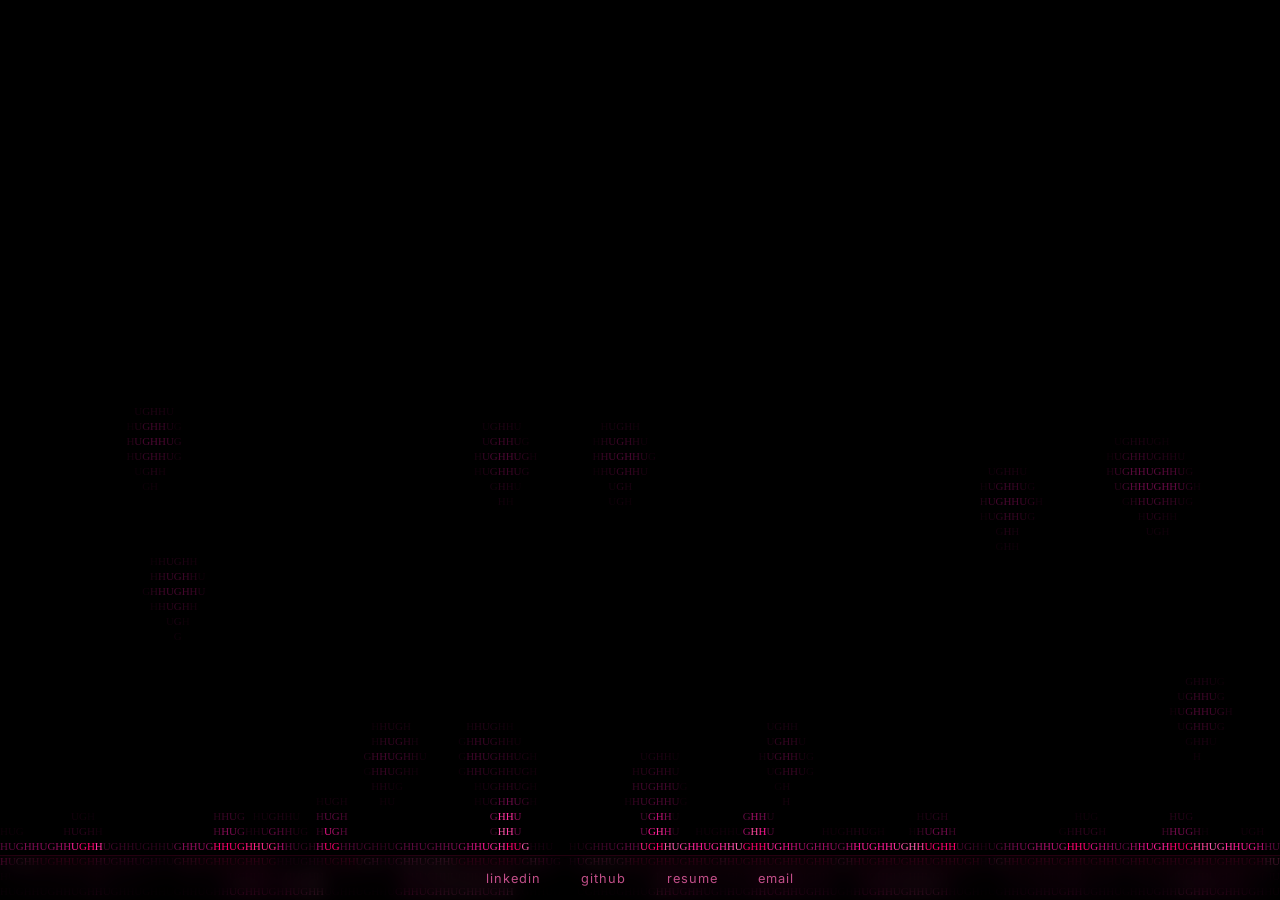
<file: index.html>
<!DOCTYPE html>
<html lang="en">
<head>
  <meta charset="UTF-8">
  <meta name="viewport" content="width=device-width, initial-scale=1.0">
  <meta name="description" content="Hugh O'Shaughnessy — CS student at UW-Madison. Software engineer.">
  <meta property="og:title" content="Hugh O'Shaughnessy">
  <meta property="og:description" content="CS student at UW-Madison. Software engineer.">
  <meta property="og:type" content="website">
  <meta property="og:url" content="https://hughman.contact">
  <meta name="theme-color" content="#000000">
  <title>Hugh O'Shaughnessy</title>
  <style>
    *, *::before, *::after { margin: 0; padding: 0; box-sizing: border-box; }
    html, body { width: 100%; height: 100%; overflow: hidden; background: #000; }
    canvas { display: block; position: fixed; inset: 0; }

    nav {
      position: fixed;
      bottom: 0; left: 0; right: 0;
      z-index: 10;
      display: flex;
      justify-content: center;
      align-items: center;
      gap: 2.5rem;
      padding: 0.9rem 2rem;
      background: rgba(0,0,0,0.55);
      backdrop-filter: blur(10px);
      -webkit-backdrop-filter: blur(10px);
      border-top: 1px solid rgba(255,0,110,0.12);
    }
    nav a {
      color: #ff69b4;
      text-decoration: none;
      font-family: 'Inter', system-ui, -apple-system, sans-serif;
      font-size: 0.8rem;
      font-weight: 400;
      letter-spacing: 0.08em;
      opacity: 0.75;
      transition: opacity 0.15s, color 0.15s;
    }
    nav a:hover { opacity: 1; color: #ff006e; }

    noscript {
      position: fixed; inset: 0;
      display: flex; flex-direction: column;
      align-items: center; justify-content: center;
      color: #ff69b4;
      font-family: system-ui, sans-serif;
      text-align: center; gap: 1.2rem;
      background: #000;
    }
    noscript h1 { font-size: 2rem; color: #ff006e; }
    noscript p { opacity: 0.75; }
    noscript a { color: #ff69b4; }
  </style>
  <link rel="preconnect" href="https://fonts.googleapis.com">
  <link href="https://fonts.googleapis.com/css2?family=Inter:wght@400;500&display=swap" rel="stylesheet">
</head>
<body>
  <canvas id="c"></canvas>

  <nav>
    <a href="https://www.linkedin.com/in/hugh-o-shaughnessy-a440b2231" target="_blank" rel="noopener noreferrer">linkedin</a>
    <a href="https://github.com/hughosh" target="_blank" rel="noopener noreferrer">github</a>
    <a href="resume.html">resume</a>
    <a href="mailto:hughoshaugh@gmail.com">email</a>
  </nav>

  <noscript>
    <h1>Hugh O'Shaughnessy</h1>
    <p>Senior CS @ UW–Madison</p>
    <p>
      <a href="https://www.linkedin.com/in/hugh-o-shaughnessy-a440b2231">linkedin</a> ·
      <a href="https://github.com/hughosh">github</a> ·
      <a href="resume.html">resume</a> ·
      <a href="mailto:hughoshaugh@gmail.com">email</a>
    </p>
  </noscript>

  <script>
  // ── Fluid Smoke ASCII — hughman.contact ──

  const WORD = ['H','U','G','H'];

  // Pink palette: index 0 = deepest/dimmest, 4 = brightest
  const PALETTE = [
    [150, 10, 90],    // near-invisible deep magenta
    [199, 21, 133],   // #c71585 medium violet red
    [255, 20, 147],   // #ff1493 deep pink
    [255, 105, 180],  // #ff69b4 hot pink
    [255, 0, 110],    // #ff006e vivid pink
  ];

  function densityColor(d) {
    // clamp to [0, 1.4], map to palette + alpha
    const norm = Math.min(d, 1.4) / 1.4;
    if (norm < 0.04) return null;

    const t = norm * (PALETTE.length - 1);
    const lo = Math.floor(t) | 0;
    const hi = Math.min(lo + 1, PALETTE.length - 1);
    const f = t - lo;
    const a = PALETTE[lo], b = PALETTE[hi];
    const r = (a[0] + (b[0] - a[0]) * f) | 0;
    const g = (a[1] + (b[1] - a[1]) * f) | 0;
    const v = (a[2] + (b[2] - a[2]) * f) | 0;
    // alpha: rapid ramp-up so smoke is opaque quickly, then stays bright
    const alpha = Math.min(1, norm * 2.0);
    return [r, g, v, alpha];
  }

  // ── Stable Fluids (Jos Stam 1999) ──
  class Fluid {
    constructor(cols, rows) {
      this.C = cols; this.R = rows;
      const n = cols * rows;
      this.dens  = new Float32Array(n);
      this.dens0 = new Float32Array(n);
      this.vx    = new Float32Array(n);
      this.vy    = new Float32Array(n);
      this.vx0   = new Float32Array(n);
      this.vy0   = new Float32Array(n);
      this.p     = new Float32Array(n); // pressure scratch
      this.div   = new Float32Array(n);
      this.visc  = 0.000025;
      this.diff  = 0.00003;
      this.dt    = 0.016;
    }

    ix(x, y) {
      return (Math.max(0, Math.min(this.C - 1, x | 0))) +
             (Math.max(0, Math.min(this.R - 1, y | 0))) * this.C;
    }

    addDensity(x, y, amt) { this.dens[this.ix(x, y)] += amt; }
    addVel(x, y, ax, ay)  { const i = this.ix(x, y); this.vx[i] += ax; this.vy[i] += ay; }

    setBound(b, arr) {
      const { C, R } = this;
      for (let i = 1; i < C - 1; i++) {
        arr[i + 0 * C]       = b === 2 ? -arr[i + 1 * C]       : arr[i + 1 * C];
        arr[i + (R-1) * C]   = b === 2 ? -arr[i + (R-2) * C]   : arr[i + (R-2) * C];
      }
      for (let j = 1; j < R - 1; j++) {
        arr[0 + j * C]       = b === 1 ? -arr[1 + j * C]       : arr[1 + j * C];
        arr[(C-1) + j * C]   = b === 1 ? -arr[(C-2) + j * C]   : arr[(C-2) + j * C];
      }
      arr[0 + 0 * C]         = 0.5 * (arr[1 + 0*C] + arr[0 + 1*C]);
      arr[(C-1) + 0*C]       = 0.5 * (arr[(C-2) + 0*C] + arr[(C-1) + 1*C]);
      arr[0 + (R-1)*C]       = 0.5 * (arr[1 + (R-1)*C] + arr[0 + (R-2)*C]);
      arr[(C-1) + (R-1)*C]   = 0.5 * (arr[(C-2) + (R-1)*C] + arr[(C-1) + (R-2)*C]);
    }

    diffuse(b, x, x0, coef, iter) {
      const { C, R, dt } = this;
      const a = dt * coef * (C - 2) * (R - 2);
      const inv = 1 / (1 + 4 * a);
      for (let k = 0; k < iter; k++) {
        for (let j = 1; j < R - 1; j++) {
          for (let i = 1; i < C - 1; i++) {
            x[i + j*C] = (x0[i + j*C] + a*(
              x[(i-1)+j*C] + x[(i+1)+j*C] + x[i+(j-1)*C] + x[i+(j+1)*C]
            )) * inv;
          }
        }
        this.setBound(b, x);
      }
    }

    advect(b, d, d0, u, v) {
      const { C, R, dt } = this;
      const dtx = dt * (C - 2), dty = dt * (R - 2);
      for (let j = 1; j < R - 1; j++) {
        for (let i = 1; i < C - 1; i++) {
          const idx = i + j * C;
          let x = i - dtx * u[idx];
          let y = j - dty * v[idx];
          x = Math.max(0.5, Math.min(C - 1.5, x));
          y = Math.max(0.5, Math.min(R - 1.5, y));
          const i0 = x | 0, i1 = i0 + 1;
          const j0 = y | 0, j1 = j0 + 1;
          const s1 = x - i0, s0 = 1 - s1;
          const t1 = y - j0, t0 = 1 - t1;
          d[idx] = s0*(t0*d0[i0+j0*C] + t1*d0[i0+j1*C]) +
                   s1*(t0*d0[i1+j0*C] + t1*d0[i1+j1*C]);
        }
      }
      this.setBound(b, d);
    }

    project(u, v, p, div, iter) {
      const { C, R } = this;
      const hx = 1.0 / C, hy = 1.0 / R;
      for (let j = 1; j < R - 1; j++) {
        for (let i = 1; i < C - 1; i++) {
          div[i+j*C] = -0.5*(hx*(u[(i+1)+j*C]-u[(i-1)+j*C]) + hy*(v[i+(j+1)*C]-v[i+(j-1)*C]));
          p[i+j*C] = 0;
        }
      }
      this.setBound(0, div); this.setBound(0, p);
      for (let k = 0; k < iter; k++) {
        for (let j = 1; j < R - 1; j++) {
          for (let i = 1; i < C - 1; i++) {
            p[i+j*C] = (div[i+j*C] + p[(i-1)+j*C] + p[(i+1)+j*C] + p[i+(j-1)*C] + p[i+(j+1)*C]) / 4;
          }
        }
        this.setBound(0, p);
      }
      for (let j = 1; j < R - 1; j++) {
        for (let i = 1; i < C - 1; i++) {
          u[i+j*C] -= 0.5*(p[(i+1)+j*C]-p[(i-1)+j*C])/hx;
          v[i+j*C] -= 0.5*(p[i+(j+1)*C]-p[i+(j-1)*C])/hy;
        }
      }
      this.setBound(1, u); this.setBound(2, v);
    }

    step(iters) {
      const { vx, vy, vx0, vy0, dens, dens0, visc, diff, p, div } = this;
      // velocity step
      this.diffuse(1, vx0, vx, visc, iters);
      this.diffuse(2, vy0, vy, visc, iters);
      this.project(vx0, vy0, p, div, iters);
      this.advect(1, vx, vx0, vx0, vy0);
      this.advect(2, vy, vy0, vx0, vy0);
      this.project(vx, vy, p, div, iters);
      // density step
      this.diffuse(0, dens0, dens, diff, iters);
      this.advect(0, dens, dens0, vx, vy);
      // decay
      for (let i = 0; i < dens.length; i++) dens[i] *= 0.993;
    }
  }

  // ── Setup ──
  const canvas = document.getElementById('c');
  const ctx = canvas.getContext('2d');

  let fluid, cols, rows, cellW, cellH, fontSz, charW, W, H;
  let solverIters = 4;
  let simTime = 0;

  const FONT = "Georgia, 'Times New Roman', serif";

  function initSim() {
    W = window.innerWidth;
    H = window.innerHeight;
    canvas.width  = W;
    canvas.height = H;

    // Target ~90 cols; scale font so chars pack screen nicely
    const targetCols = Math.round(W / 11);
    fontSz = Math.max(10, Math.min(22, Math.floor(W / targetCols)));

    ctx.font = `${fontSz}px ${FONT}`;
    // Measure each HUGH char; use average for uniform grid
    const ws = WORD.map(ch => ctx.measureText(ch).width);
    charW = ws; // store per-char widths for centered drawing
    const avgW = ws.reduce((a, b) => a + b, 0) / ws.length;

    const lineH = fontSz * 1.38;
    cols = Math.max(4, Math.ceil(W / avgW));
    rows = Math.max(4, Math.ceil(H / lineH));
    cellW = W / cols;
    cellH = H / rows;

    fluid = new Fluid(cols, rows);

    // Seed initial smoke
    for (let k = 0; k < 12; k++) {
      const cx = 1 + Math.random() * (cols - 2);
      const cy = rows * 0.5 + Math.random() * rows * 0.4;
      for (let di = -3; di <= 3; di++) {
        for (let dj = -3; dj <= 3; dj++) {
          const r = Math.sqrt(di*di + dj*dj);
          if (r < 3.5) fluid.addDensity(cx + di, cy + dj, (1 - r/3.5) * 0.7);
        }
      }
      fluid.addVel(cx, cy, (Math.random()-0.5)*0.5, -0.8 - Math.random()*0.5);
    }
  }

  // ── Ambient sources ──
  function addAmbient(t) {
    const numSrc = Math.max(3, cols / 18 | 0);
    for (let k = 0; k < numSrc; k++) {
      const phase = t * 0.6 + k * 2.1;
      const sx = Math.max(1, Math.min(cols-2, ((k + 0.5) / numSrc * cols + Math.sin(phase) * 4) | 0));
      const sy = rows - 2;
      fluid.addDensity(sx, sy, 1.1);
      fluid.addDensity(sx, sy - 1, 0.5);
      fluid.addVel(sx, sy, Math.sin(phase * 0.8) * 0.4, -2.0 - Math.sin(phase * 0.3) * 0.5);
    }
    // Occasional mid-field turbulence
    if (Math.random() < 0.25) {
      const rx = 1 + (Math.random() * (cols-2)) | 0;
      const ry = 1 + (Math.random() * (rows-2)) | 0;
      fluid.addVel(rx, ry, (Math.random()-0.5)*0.6, (Math.random()-0.5)*0.6);
    }
  }

  // ── Interaction ──
  let lx = -1, ly = -1;

  window.addEventListener('mousemove', e => {
    if (!fluid) return;
    const nx = e.clientX / cellW;
    const ny = e.clientY / cellH;
    if (lx >= 0) {
      const dvx = (nx - lx) * 3, dvy = (ny - ly) * 3;
      const speed = Math.sqrt(dvx*dvx + dvy*dvy);
      if (speed > 0.05) {
        const gx = nx | 0, gy = ny | 0;
        const rad = Math.min(3, Math.ceil(speed));
        for (let di = -rad; di <= rad; di++) {
          for (let dj = -rad; dj <= rad; dj++) {
            const r = Math.sqrt(di*di+dj*dj);
            if (r <= rad) {
              const w = 1 - r/rad;
              fluid.addVel(gx+di, gy+dj, dvx*w, dvy*w);
              fluid.addDensity(gx+di, gy+dj, 0.4 * w * Math.min(speed/2, 1));
            }
          }
        }
      }
    }
    lx = nx; ly = ny;
  });

  let lastTouch = null;
  window.addEventListener('touchmove', e => {
    e.preventDefault();
    if (!fluid) return;
    const t = e.touches[0];
    const nx = t.clientX / cellW, ny = t.clientY / cellH;
    if (lastTouch) {
      const dvx = (nx - lastTouch.x) * 4, dvy = (ny - lastTouch.y) * 4;
      const gx = nx | 0, gy = ny | 0;
      for (let di = -2; di <= 2; di++)
        for (let dj = -2; dj <= 2; dj++) {
          const w = 1 - Math.sqrt(di*di+dj*dj)/3;
          if (w > 0) {
            fluid.addVel(gx+di, gy+dj, dvx*w, dvy*w);
            fluid.addDensity(gx+di, gy+dj, 0.6*w);
          }
        }
    }
    lastTouch = { x: nx, y: ny };
  }, { passive: false });
  window.addEventListener('touchend', () => { lastTouch = null; });

  // DeviceOrientation (gyroscope tilt on mobile)
  window.addEventListener('deviceorientation', e => {
    if (!fluid || e.gamma == null) return;
    const ax = (e.gamma / 45) * 0.4; // left/right tilt
    const ay = ((e.beta - 45) / 45) * 0.4; // forward/back tilt
    const step = Math.max(3, cols / 20 | 0);
    for (let j = 1; j < rows-1; j += step) {
      for (let i = 1; i < cols-1; i += step) {
        fluid.addVel(i, j, ax + (Math.random()-0.5)*0.05, ay + (Math.random()-0.5)*0.05);
      }
    }
  });

  // ── Render ──
  // Pre-build gradient stops for fast per-cell coloring via ImageData
  // We'll use ctx.fillStyle + fillText per character (fast enough for our grid sizes)

  let frameCount = 0;
  let fpsStartTime = performance.now();
  let avgFps = 60;

  function frame(ts) {
    requestAnimationFrame(frame);
    frameCount++;

    // FPS monitoring — drop solver quality if struggling
    if (frameCount % 90 === 0) {
      const elapsed = ts - fpsStartTime;
      avgFps = 90 / (elapsed / 1000);
      fpsStartTime = ts;
      if (avgFps < 30 && solverIters > 2) {
        solverIters--;
      } else if (avgFps > 50 && solverIters < 6) {
        solverIters++;
      }
    }

    simTime += 0.016;
    addAmbient(simTime);
    fluid.step(solverIters);

    ctx.fillStyle = '#000000';
    ctx.fillRect(0, 0, W, H);

    ctx.font = `${fontSz}px ${FONT}`;
    ctx.textBaseline = 'middle';

    const { dens, C, R } = fluid;

    for (let j = 0; j < R; j++) {
      for (let i = 0; i < C; i++) {
        const d = dens[i + j * C];
        if (d < 0.04) continue;

        const col = densityColor(d);
        if (!col) continue;

        // HUGH tiles left-to-right: column index mod 4
        const ci = i % 4;
        const ch = WORD[ci];

        // Center char in its cell using its measured width
        const cx = i * cellW + (cellW - charW[ci]) * 0.5;
        const cy = j * cellH + cellH * 0.5;

        ctx.fillStyle = `rgba(${col[0]},${col[1]},${col[2]},${col[3].toFixed(3)})`;
        ctx.fillText(ch, cx, cy);
      }
    }
  }

  initSim();
  requestAnimationFrame(frame);

  let resizeTimer;
  window.addEventListener('resize', () => {
    clearTimeout(resizeTimer);
    resizeTimer = setTimeout(initSim, 120);
  });
  </script>
</body>
</html>
</file>
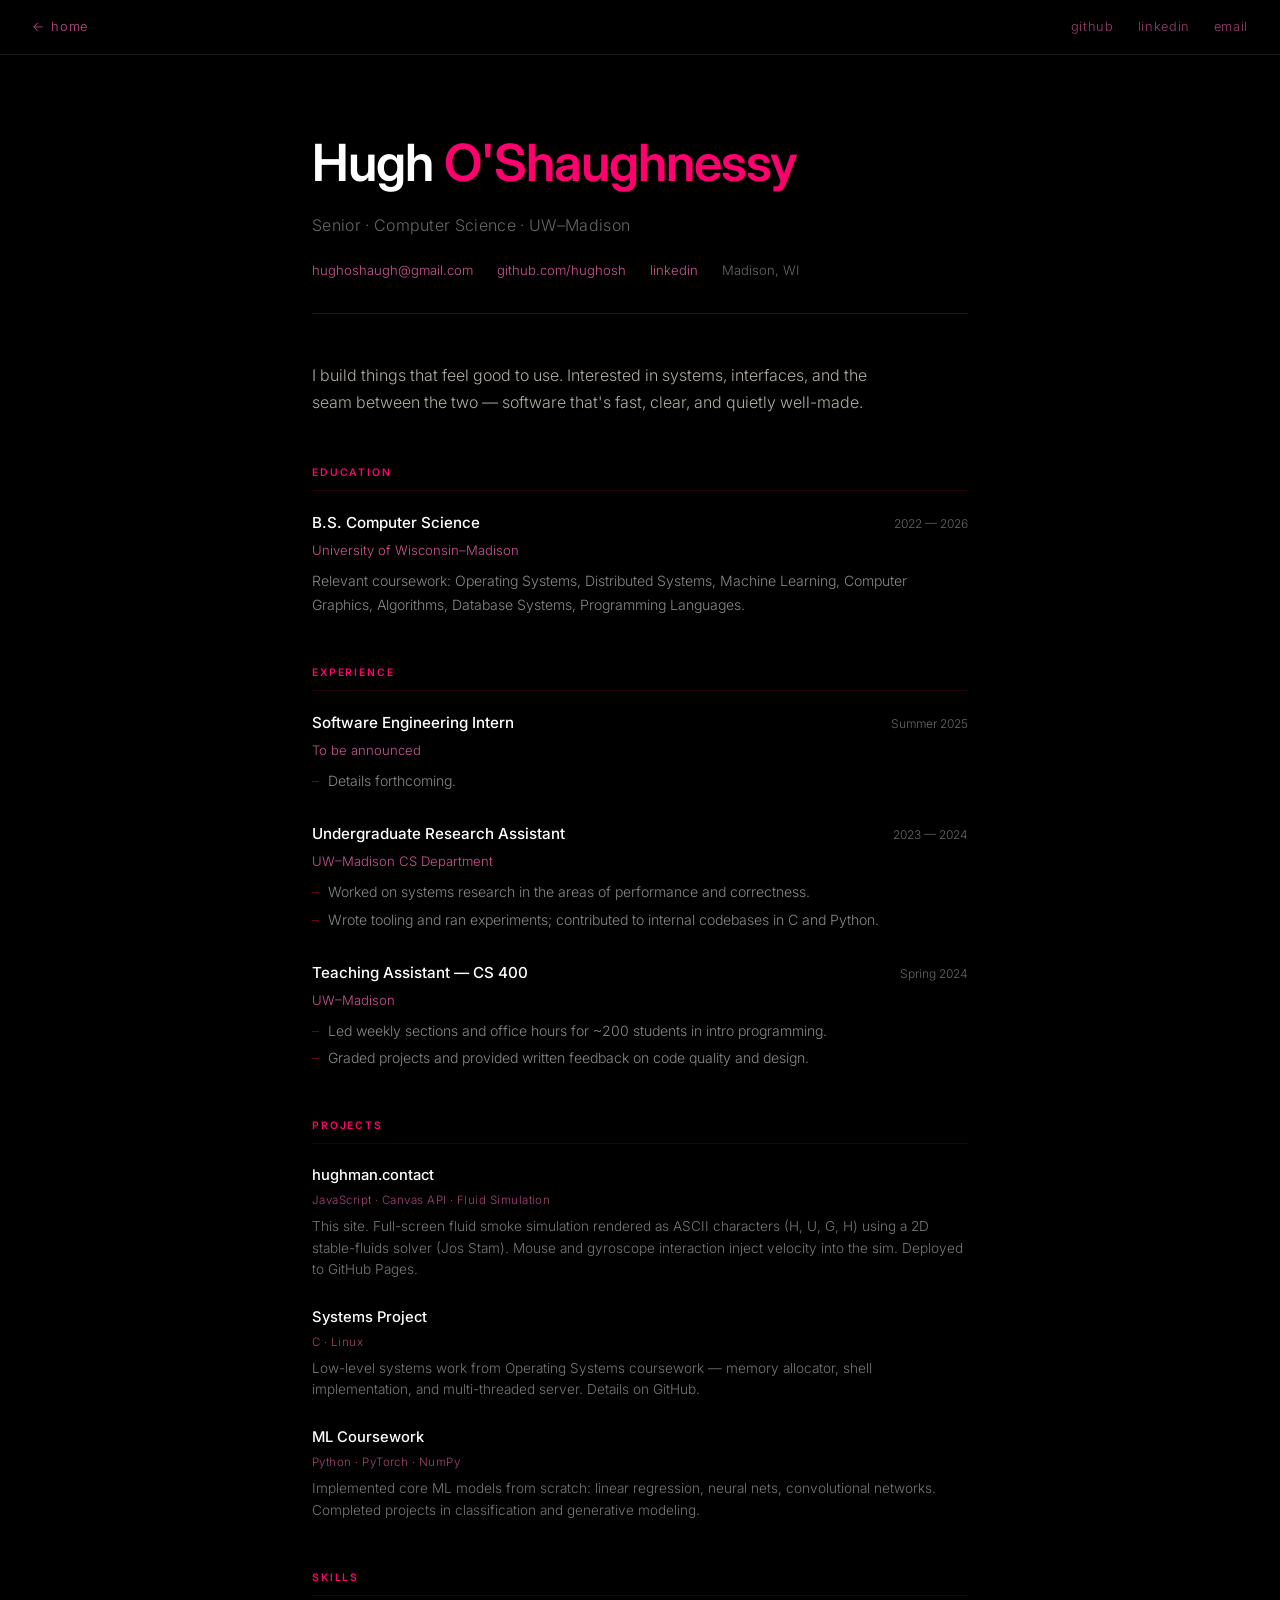
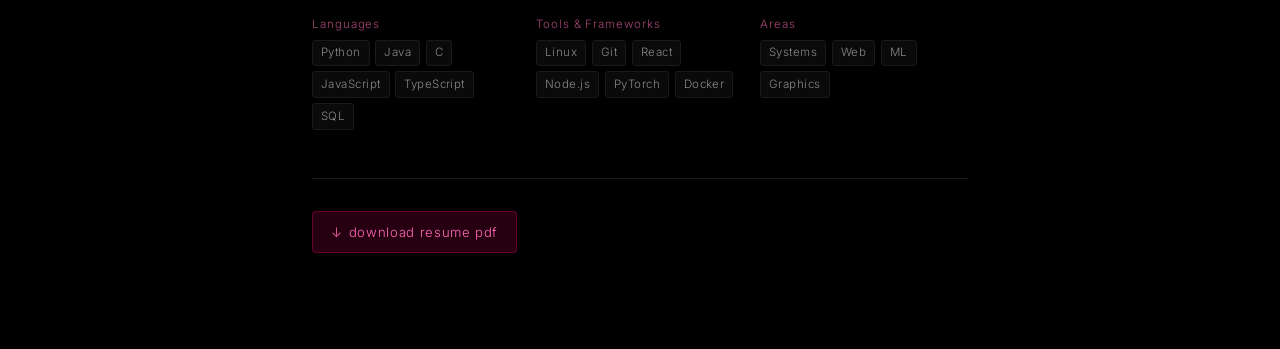
<file: resume.html>
<!DOCTYPE html>
<html lang="en">
<head>
  <meta charset="UTF-8">
  <meta name="viewport" content="width=device-width, initial-scale=1.0">
  <meta name="description" content="Hugh O'Shaughnessy — Resume. CS student at UW-Madison.">
  <meta property="og:title" content="Hugh O'Shaughnessy — Resume">
  <meta property="og:type" content="website">
  <meta name="theme-color" content="#000000">
  <title>Hugh O'Shaughnessy — Resume</title>
  <link rel="preconnect" href="https://fonts.googleapis.com">
  <link href="https://fonts.googleapis.com/css2?family=Inter:wght@300;400;500;600&display=swap" rel="stylesheet">
  <style>
    *, *::before, *::after { margin: 0; padding: 0; box-sizing: border-box; }

    :root {
      --bg:       #000000;
      --surface:  #0a0a0a;
      --border:   #1a1a1a;
      --text:     #e8e4dc;
      --muted:    #666;
      --accent:   #ff006e;
      --accent2:  #ff69b4;
      --dim-accent: rgba(255,0,110,0.15);
    }

    html { scroll-behavior: smooth; }

    body {
      background: var(--bg);
      color: var(--text);
      font-family: 'Inter', system-ui, -apple-system, sans-serif;
      font-weight: 300;
      line-height: 1.7;
      min-height: 100vh;
    }

    /* ── Nav ── */
    header {
      position: sticky;
      top: 0; z-index: 50;
      display: flex;
      align-items: center;
      justify-content: space-between;
      padding: 1rem 2rem;
      background: rgba(0,0,0,0.85);
      backdrop-filter: blur(12px);
      -webkit-backdrop-filter: blur(12px);
      border-bottom: 1px solid var(--border);
    }
    .back-link {
      color: var(--accent2);
      text-decoration: none;
      font-size: 0.8rem;
      letter-spacing: 0.06em;
      opacity: 0.75;
      transition: opacity 0.15s, color 0.15s;
      display: flex; align-items: center; gap: 0.4rem;
    }
    .back-link:hover { opacity: 1; color: var(--accent); }
    .back-link::before { content: '←'; }

    .header-links {
      display: flex; gap: 1.5rem;
    }
    .header-links a {
      color: var(--accent2);
      text-decoration: none;
      font-size: 0.8rem;
      letter-spacing: 0.05em;
      opacity: 0.6;
      transition: opacity 0.15s, color 0.15s;
    }
    .header-links a:hover { opacity: 1; color: var(--accent); }

    /* ── Main layout ── */
    main {
      max-width: 720px;
      margin: 0 auto;
      padding: 4rem 2rem 6rem;
    }

    /* ── Name / hero ── */
    .name-block {
      margin-bottom: 3rem;
      border-bottom: 1px solid var(--border);
      padding-bottom: 2rem;
    }
    h1 {
      font-size: clamp(2rem, 5vw, 3.2rem);
      font-weight: 600;
      letter-spacing: -0.02em;
      color: #fff;
      margin-bottom: 0.4rem;
    }
    h1 span { color: var(--accent); }
    .tagline {
      font-size: 1rem;
      color: var(--muted);
      letter-spacing: 0.02em;
      margin-bottom: 1.2rem;
    }
    .contact-row {
      display: flex;
      flex-wrap: wrap;
      gap: 0.5rem 1.5rem;
      font-size: 0.82rem;
    }
    .contact-row a {
      color: var(--accent2);
      text-decoration: none;
      opacity: 0.8;
      transition: opacity 0.15s, color 0.15s;
    }
    .contact-row a:hover { opacity: 1; color: var(--accent); }

    /* ── Bio ── */
    .bio {
      margin-bottom: 3rem;
      font-size: 1rem;
      color: #b0aca4;
      max-width: 580px;
    }

    /* ── Sections ── */
    section { margin-bottom: 3rem; }
    .section-label {
      font-size: 0.65rem;
      font-weight: 600;
      letter-spacing: 0.18em;
      color: var(--accent);
      text-transform: uppercase;
      margin-bottom: 1.2rem;
      padding-bottom: 0.5rem;
      border-bottom: 1px solid var(--dim-accent);
    }

    /* Experience / Education entries */
    .entry { margin-bottom: 1.8rem; }
    .entry-header {
      display: flex;
      justify-content: space-between;
      align-items: baseline;
      flex-wrap: wrap;
      gap: 0.25rem;
      margin-bottom: 0.2rem;
    }
    .entry-title {
      font-size: 0.95rem;
      font-weight: 500;
      color: #fff;
    }
    .entry-meta {
      font-size: 0.75rem;
      color: var(--muted);
      white-space: nowrap;
    }
    .entry-org {
      font-size: 0.82rem;
      color: var(--accent2);
      opacity: 0.8;
      margin-bottom: 0.5rem;
    }
    .entry-body {
      font-size: 0.88rem;
      color: #888;
      line-height: 1.65;
    }
    .entry-body ul {
      list-style: none;
      padding: 0;
    }
    .entry-body li {
      padding-left: 1rem;
      position: relative;
      margin-bottom: 0.25rem;
    }
    .entry-body li::before {
      content: '–';
      position: absolute;
      left: 0;
      color: var(--accent);
      opacity: 0.5;
    }

    /* Projects */
    .project { margin-bottom: 1.5rem; }
    .project-name {
      font-size: 0.92rem;
      font-weight: 500;
      color: #fff;
      margin-bottom: 0.15rem;
    }
    .project-stack {
      font-size: 0.72rem;
      color: var(--accent2);
      opacity: 0.65;
      margin-bottom: 0.35rem;
      letter-spacing: 0.04em;
    }
    .project-desc {
      font-size: 0.85rem;
      color: #777;
      line-height: 1.6;
    }

    /* Skills */
    .skills-grid {
      display: grid;
      grid-template-columns: repeat(auto-fill, minmax(200px, 1fr));
      gap: 1rem;
    }
    .skill-group-label {
      font-size: 0.72rem;
      color: var(--accent2);
      opacity: 0.65;
      letter-spacing: 0.08em;
      margin-bottom: 0.3rem;
    }
    .skill-tags {
      display: flex;
      flex-wrap: wrap;
      gap: 0.35rem;
    }
    .tag {
      font-size: 0.72rem;
      color: #888;
      background: var(--surface);
      border: 1px solid var(--border);
      border-radius: 3px;
      padding: 0.15rem 0.5rem;
      letter-spacing: 0.04em;
    }

    /* Resume PDF link */
    .pdf-row {
      margin-top: 3rem;
      padding-top: 2rem;
      border-top: 1px solid var(--border);
      display: flex;
      align-items: center;
      gap: 1rem;
    }
    .pdf-link {
      display: inline-flex;
      align-items: center;
      gap: 0.4rem;
      background: var(--dim-accent);
      border: 1px solid rgba(255,0,110,0.3);
      color: var(--accent2);
      text-decoration: none;
      font-size: 0.82rem;
      letter-spacing: 0.05em;
      padding: 0.55rem 1.1rem;
      border-radius: 4px;
      transition: background 0.15s, border-color 0.15s, color 0.15s;
    }
    .pdf-link:hover {
      background: rgba(255,0,110,0.22);
      border-color: var(--accent);
      color: var(--accent);
    }
    .pdf-link::before { content: '↓'; }

    @media (max-width: 520px) {
      main { padding: 2.5rem 1.2rem 5rem; }
      .entry-header { flex-direction: column; }
      .entry-meta { margin-top: -0.1rem; }
      header { padding: 0.8rem 1.2rem; }
      .header-links { gap: 1rem; }
    }
  </style>
</head>
<body>

  <header>
    <a href="/" class="back-link">home</a>
    <nav class="header-links">
      <a href="https://github.com/hughosh" target="_blank" rel="noopener">github</a>
      <a href="https://www.linkedin.com/in/hugh-o-shaughnessy-a440b2231" target="_blank" rel="noopener">linkedin</a>
      <a href="mailto:hughoshaugh@gmail.com">email</a>
    </nav>
  </header>

  <main>

    <div class="name-block">
      <h1>Hugh <span>O'Shaughnessy</span></h1>
      <p class="tagline">Senior · Computer Science · UW–Madison</p>
      <div class="contact-row">
        <a href="mailto:hughoshaugh@gmail.com">hughoshaugh@gmail.com</a>
        <a href="https://github.com/hughosh" target="_blank" rel="noopener">github.com/hughosh</a>
        <a href="https://www.linkedin.com/in/hugh-o-shaughnessy-a440b2231" target="_blank" rel="noopener">linkedin</a>
        <span style="color:var(--muted)">Madison, WI</span>
      </div>
    </div>

    <p class="bio">
      I build things that feel good to use. Interested in systems, interfaces,
      and the seam between the two — software that's fast, clear, and quietly
      well-made.
    </p>

    <!-- Education -->
    <section>
      <div class="section-label">Education</div>
      <div class="entry">
        <div class="entry-header">
          <span class="entry-title">B.S. Computer Science</span>
          <span class="entry-meta">2022 — 2026</span>
        </div>
        <div class="entry-org">University of Wisconsin–Madison</div>
        <div class="entry-body">
          Relevant coursework: Operating Systems, Distributed Systems, Machine Learning,
          Computer Graphics, Algorithms, Database Systems, Programming Languages.
        </div>
      </div>
    </section>

    <!-- Experience -->
    <section>
      <div class="section-label">Experience</div>

      <div class="entry">
        <div class="entry-header">
          <span class="entry-title">Software Engineering Intern</span>
          <span class="entry-meta">Summer 2025</span>
        </div>
        <div class="entry-org">To be announced</div>
        <div class="entry-body">
          <ul>
            <li>Details forthcoming.</li>
          </ul>
        </div>
      </div>

      <div class="entry">
        <div class="entry-header">
          <span class="entry-title">Undergraduate Research Assistant</span>
          <span class="entry-meta">2023 — 2024</span>
        </div>
        <div class="entry-org">UW–Madison CS Department</div>
        <div class="entry-body">
          <ul>
            <li>Worked on systems research in the areas of performance and correctness.</li>
            <li>Wrote tooling and ran experiments; contributed to internal codebases in C and Python.</li>
          </ul>
        </div>
      </div>

      <div class="entry">
        <div class="entry-header">
          <span class="entry-title">Teaching Assistant — CS 400</span>
          <span class="entry-meta">Spring 2024</span>
        </div>
        <div class="entry-org">UW–Madison</div>
        <div class="entry-body">
          <ul>
            <li>Led weekly sections and office hours for ~200 students in intro programming.</li>
            <li>Graded projects and provided written feedback on code quality and design.</li>
          </ul>
        </div>
      </div>
    </section>

    <!-- Projects -->
    <section>
      <div class="section-label">Projects</div>

      <div class="project">
        <div class="project-name">hughman.contact</div>
        <div class="project-stack">JavaScript · Canvas API · Fluid Simulation</div>
        <div class="project-desc">
          This site. Full-screen fluid smoke simulation rendered as ASCII characters
          (H, U, G, H) using a 2D stable-fluids solver (Jos Stam). Mouse and gyroscope
          interaction inject velocity into the sim. Deployed to GitHub Pages.
        </div>
      </div>

      <div class="project">
        <div class="project-name">Systems Project</div>
        <div class="project-stack">C · Linux</div>
        <div class="project-desc">
          Low-level systems work from Operating Systems coursework — memory allocator,
          shell implementation, and multi-threaded server. Details on GitHub.
        </div>
      </div>

      <div class="project">
        <div class="project-name">ML Coursework</div>
        <div class="project-stack">Python · PyTorch · NumPy</div>
        <div class="project-desc">
          Implemented core ML models from scratch: linear regression, neural nets,
          convolutional networks. Completed projects in classification and generative modeling.
        </div>
      </div>
    </section>

    <!-- Skills -->
    <section>
      <div class="section-label">Skills</div>
      <div class="skills-grid">
        <div>
          <div class="skill-group-label">Languages</div>
          <div class="skill-tags">
            <span class="tag">Python</span>
            <span class="tag">Java</span>
            <span class="tag">C</span>
            <span class="tag">JavaScript</span>
            <span class="tag">TypeScript</span>
            <span class="tag">SQL</span>
          </div>
        </div>
        <div>
          <div class="skill-group-label">Tools &amp; Frameworks</div>
          <div class="skill-tags">
            <span class="tag">Linux</span>
            <span class="tag">Git</span>
            <span class="tag">React</span>
            <span class="tag">Node.js</span>
            <span class="tag">PyTorch</span>
            <span class="tag">Docker</span>
          </div>
        </div>
        <div>
          <div class="skill-group-label">Areas</div>
          <div class="skill-tags">
            <span class="tag">Systems</span>
            <span class="tag">Web</span>
            <span class="tag">ML</span>
            <span class="tag">Graphics</span>
          </div>
        </div>
      </div>
    </section>

    <div class="pdf-row">
      <a href="hughosh_resume_2026.pdf" class="pdf-link" target="_blank" rel="noopener">
        download resume pdf
      </a>
    </div>

  </main>

</body>
</html>
</file>
